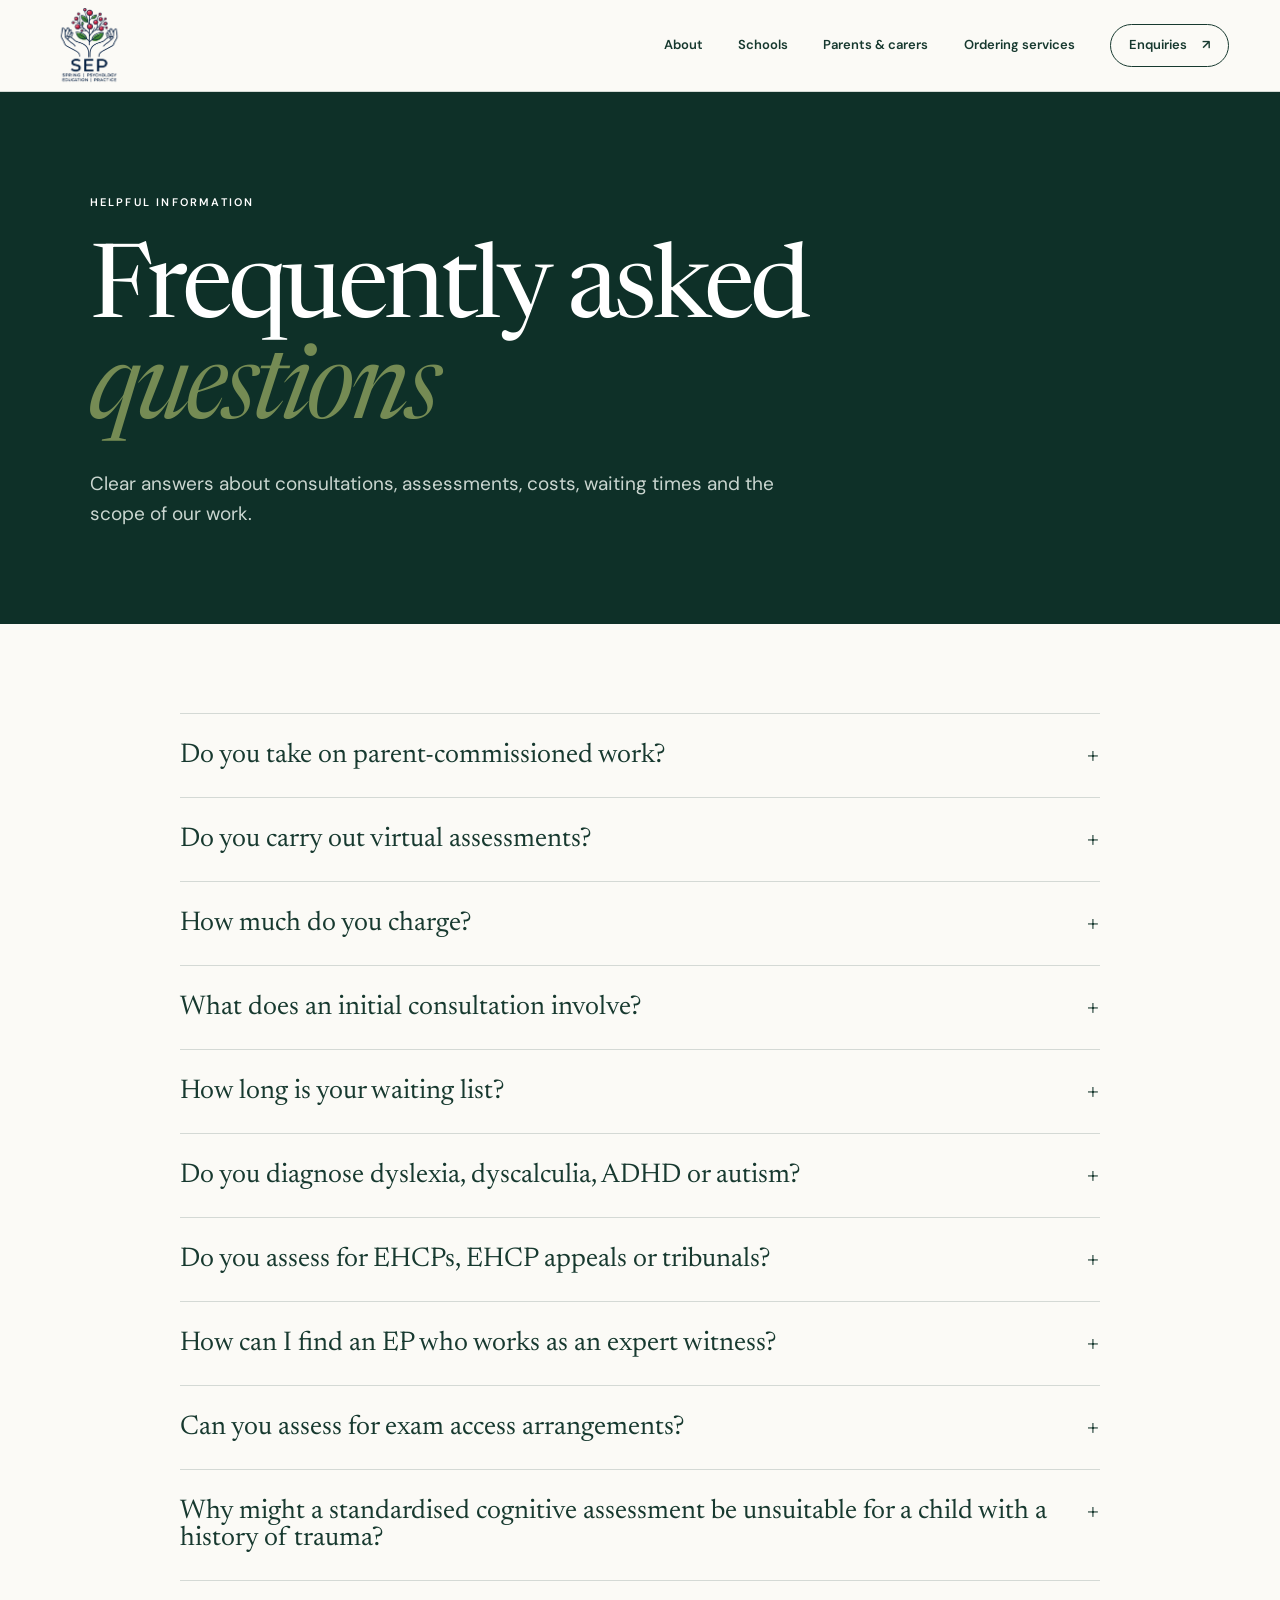
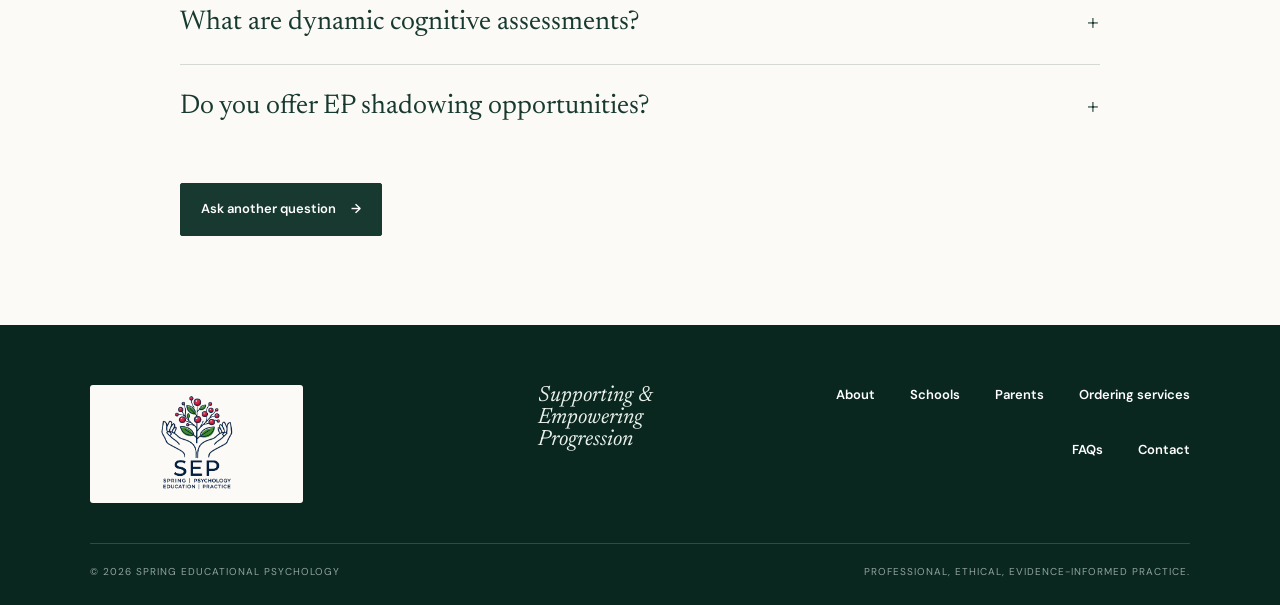
<file: faqs.html>
<!doctype html>
<html lang="en">
<head>
  <meta charset="utf-8">
  <meta name="viewport" content="width=device-width, initial-scale=1">
  <meta name="description" content="Frequently asked questions about assessments and educational psychology support from Spring Educational Psychology.">
  <title>Frequently Asked Questions | Spring Educational Psychology</title>
  <link rel="preconnect" href="https://fonts.googleapis.com">
  <link rel="preconnect" href="https://fonts.gstatic.com" crossorigin>
  <link href="https://fonts.googleapis.com/css2?family=DM+Sans:wght@400;500;600&family=Newsreader:opsz,wght@6..72,400;6..72,500&display=swap" rel="stylesheet">
  <link rel="stylesheet" href="styles.css">
</head>
<body>
  <a class="skip" href="#main">Skip to content</a>
  <header class="site-header">
    <a class="brand" href="index.html" aria-label="Spring Educational Psychology home"><img class="brand-logo" src="assets/spring-educational-psychology-logo.png" alt="SEP — Spring Psychology Education Practice" width="158" height="78"></a>
    <button class="menu-button" aria-expanded="false" aria-controls="site-nav"><span></span><span></span></button>
    <nav id="site-nav" aria-label="Main navigation"><a href="index.html#about">About</a><a href="index.html#schools">Schools</a><a href="index.html#parents">Parents &amp; carers</a><a href="ordering-services.html">Ordering services</a><a class="nav-cta" href="index.html#contact">Enquiries <span>↗</span></a></nav>
  </header>
  <main id="main">
    <section class="page-hero"><p class="eyebrow">Helpful information</p><h1>Frequently asked <em>questions</em></h1><p>Clear answers about consultations, assessments, costs, waiting times and the scope of our work.</p></section>
    <section class="content-page faq-page" aria-label="Frequently asked questions">
      <details><summary>Do you take on parent-commissioned work?<span>+</span></summary><p>Yes, although SEP prioritises school-commissioned work, such as acting as a link EP working directly with schools. This supports equity of access for children and young people and helps ensure that schools are committed to collaborative work that can make a positive difference.</p></details>
      <details><summary>Do you carry out virtual assessments?<span>+</span></summary><p>Our preference is to carry out face-to-face assessments wherever possible. Virtual assessment may be considered in exceptional circumstances, depending on the case.</p></details>
      <details><summary>How much do you charge?<span>+</span></summary><p>Costs depend on the service, what you hope to achieve through EP involvement and the level of support required. These points are discussed and agreed during an initial consultation. Schools can also view our <a href="ordering-services.html">service packages and pricing</a>.</p></details>
      <details><summary>What does an initial consultation involve?<span>+</span></summary><p>Before casework begins, an initial consultation is held with the person making the referral, such as a family member or member of school staff. This provides information about the EP role; gathers an overview of the young person’s strengths and needs; explores what would be helpful; outlines and agrees possible EP involvement; explains costs; answers questions; and maps out the next steps.</p></details>
      <details><summary>How long is your waiting list?<span>+</span></summary><p>This depends on the service required. We can typically offer an initial consultation within one month, consultation-based work within two months and assessment work within three months. Please contact us for current availability and waiting times.</p></details>
      <details><summary>Do you diagnose dyslexia, dyscalculia, ADHD or autism?<span>+</span></summary><p>We do not typically provide a formal diagnosis. Our role focuses on understanding individual strengths and needs, exploring possible explanations for areas of concern and identifying personalised support. Autism, ADHD and dyspraxia diagnoses are medical in nature and must be assessed and confirmed by an appropriate medical practitioner or multidisciplinary team.</p></details>
      <details><summary>Do you assess for EHCPs, EHCP appeals or tribunals?<span>+</span></summary><p>We do not name or recommend specific provisions or types of provision, prepare reports specifically for SEND tribunals, or undertake expert or professional witness work. We are a non-statutory service independent of local authorities.</p></details>
      <details><summary>How can I find an EP who works as an expert witness?<span>+</span></summary><p>Please consult the British Psychological Society, the Association of Child Psychologists in Private Practice or the HCPC register. A legal representative may also be able to direct you to a suitable professional.</p></details>
      <details><summary>Can you assess for exam access arrangements?<span>+</span></summary><p>Schools and SENCOs are typically responsible for assessing whether a student meets the criteria and for applying to the Joint Council for Qualifications (JCQ). Decisions depend on evidence that an adjustment—such as extra time, a reader or a scribe—is the child’s typical way of working. A diagnosis is not required and cannot be used as evidence on its own.</p></details>
      <details><summary>Why might a standardised cognitive assessment be unsuitable for a child with a history of trauma?<span>+</span></summary><p>For children who have experienced developmental trauma, standardised scores can be misleading. Dysregulation may affect access to cognitive skills, meaning low scores could be incorrectly understood as skills deficits. If such assessments are used, their results require careful interpretation through a trauma-informed formulation.</p></details>
      <details><summary>What are dynamic cognitive assessments?<span>+</span></summary><p>Where cognitive assessment is appropriate, we typically use dynamic approaches. These explore cognitive strengths and needs alongside emotional factors that can influence learning, such as anxiety and motivation. They also help identify strategies that support progress.</p></details>
      <details><summary>Do you offer EP shadowing opportunities?<span>+</span></summary><p>We are happy to speak with aspiring EPs and answer questions, but usually cannot offer shadowing because of confidentiality, GDPR and data-protection requirements. Shadowing is not required to become an EP; applicants need to demonstrate that they have actively learned about the role. Information about training is available from the Association of Educational Psychologists and relevant universities.</p></details>
      <a class="button dark back-link" href="index.html#contact">Ask another question <span>→</span></a>
    </section>
  </main>
  <footer><a class="brand footer-brand" href="index.html" aria-label="SEP home"><img class="brand-logo" src="assets/spring-educational-psychology-logo.png" alt="SEP — Spring Psychology Education Practice"></a><p>Supporting &amp; Empowering Progression</p><nav><a href="index.html#about">About</a><a href="index.html#schools">Schools</a><a href="index.html#parents">Parents</a><a href="ordering-services.html">Ordering services</a><a href="faqs.html">FAQs</a><a href="index.html#contact">Contact</a></nav><div class="legal"><span>© <span id="year"></span> Spring Educational Psychology</span><span>Professional, ethical, evidence-informed practice.</span></div></footer>
  <script src="script.js"></script>
</body>
</html>
</file>
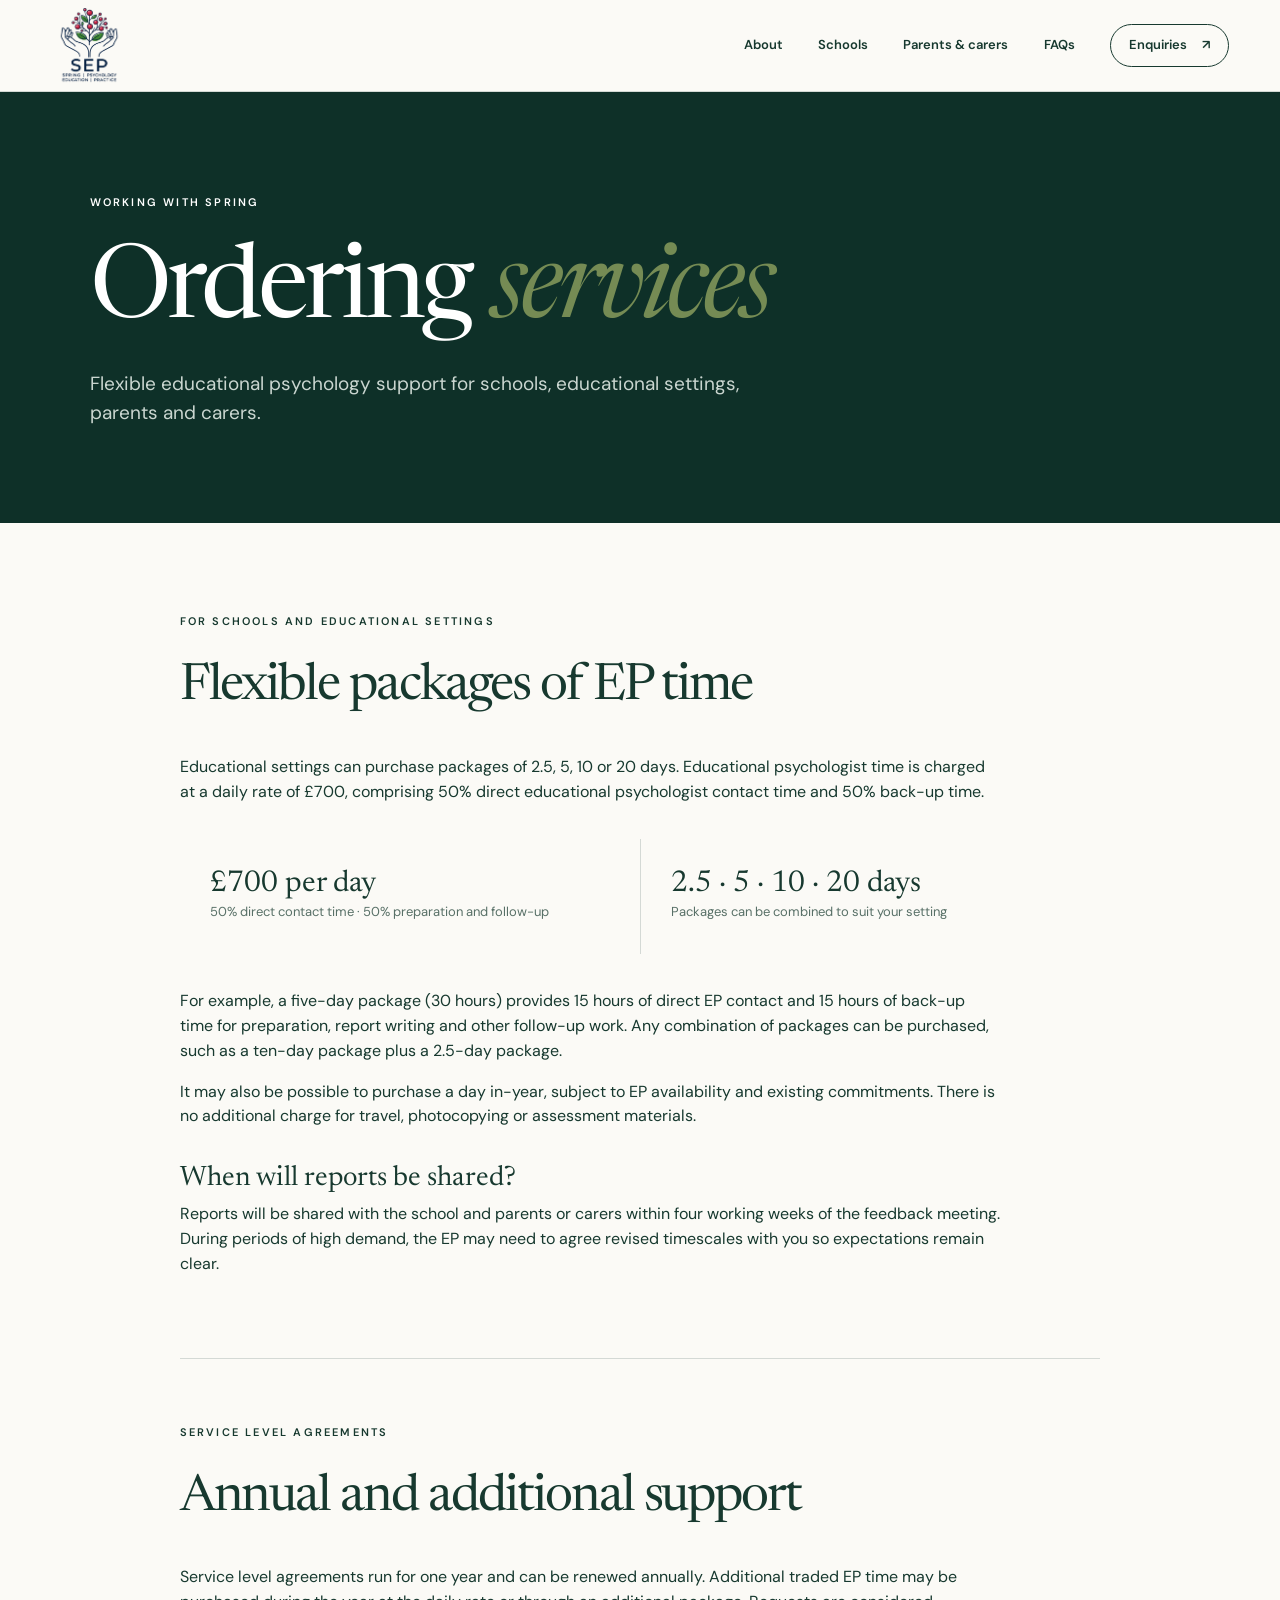
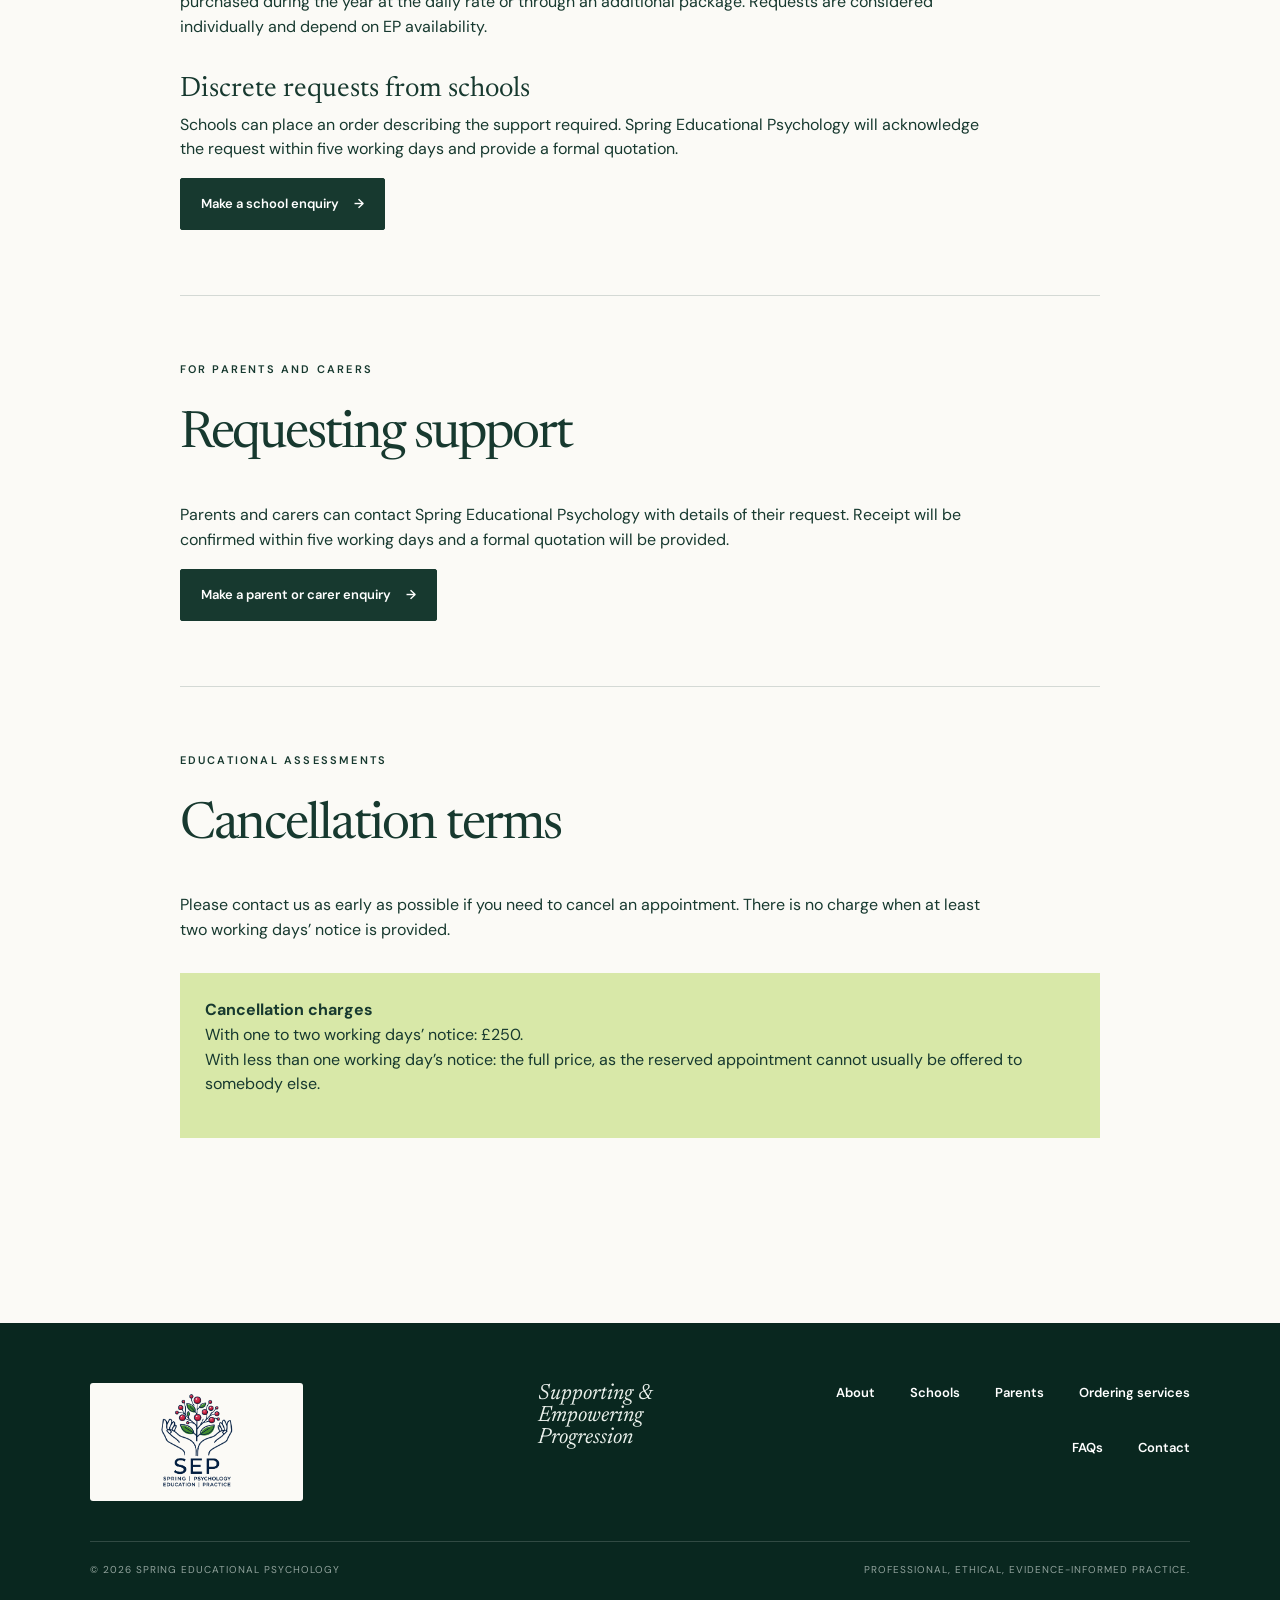
<file: ordering-services.html>
<!doctype html>
<html lang="en">
<head>
  <meta charset="utf-8">
  <meta name="viewport" content="width=device-width, initial-scale=1">
  <meta name="description" content="Educational psychology service packages, ordering information and cancellation terms from Spring Educational Psychology.">
  <title>Ordering Services | Spring Educational Psychology</title>
  <link rel="preconnect" href="https://fonts.googleapis.com">
  <link rel="preconnect" href="https://fonts.gstatic.com" crossorigin>
  <link href="https://fonts.googleapis.com/css2?family=DM+Sans:wght@400;500;600&family=Newsreader:opsz,wght@6..72,400;6..72,500&display=swap" rel="stylesheet">
  <link rel="stylesheet" href="styles.css">
</head>
<body>
  <a class="skip" href="#main">Skip to content</a>
  <header class="site-header">
    <a class="brand" href="index.html" aria-label="Spring Educational Psychology home"><img class="brand-logo" src="assets/spring-educational-psychology-logo.png" alt="SEP — Spring Psychology Education Practice" width="158" height="78"></a>
    <button class="menu-button" aria-expanded="false" aria-controls="site-nav"><span></span><span></span></button>
    <nav id="site-nav" aria-label="Main navigation"><a href="index.html#about">About</a><a href="index.html#schools">Schools</a><a href="index.html#parents">Parents &amp; carers</a><a href="faqs.html">FAQs</a><a class="nav-cta" href="index.html#contact">Enquiries <span>↗</span></a></nav>
  </header>
  <main id="main">
    <section class="page-hero"><p class="eyebrow">Working with Spring</p><h1>Ordering <em>services</em></h1><p>Flexible educational psychology support for schools, educational settings, parents and carers.</p></section>
    <div class="content-page">
      <section class="content-section">
        <p class="eyebrow">For schools and educational settings</p><h2>Flexible packages of EP time</h2>
        <p>Educational settings can purchase packages of 2.5, 5, 10 or 20 days. Educational psychologist time is charged at a daily rate of £700, comprising 50% direct educational psychologist contact time and 50% back-up time.</p>
        <div class="info-grid"><div class="info-card"><strong>£700 per day</strong><span>50% direct contact time · 50% preparation and follow-up</span></div><div class="info-card"><strong>2.5 · 5 · 10 · 20 days</strong><span>Packages can be combined to suit your setting</span></div></div>
        <p>For example, a five-day package (30 hours) provides 15 hours of direct EP contact and 15 hours of back-up time for preparation, report writing and other follow-up work. Any combination of packages can be purchased, such as a ten-day package plus a 2.5-day package.</p>
        <p>It may also be possible to purchase a day in-year, subject to EP availability and existing commitments. There is no additional charge for travel, photocopying or assessment materials.</p>
        <h3>When will reports be shared?</h3><p>Reports will be shared with the school and parents or carers within four working weeks of the feedback meeting. During periods of high demand, the EP may need to agree revised timescales with you so expectations remain clear.</p>
      </section>
      <section class="content-section">
        <p class="eyebrow">Service level agreements</p><h2>Annual and additional support</h2><p>Service level agreements run for one year and can be renewed annually. Additional traded EP time may be purchased during the year at the daily rate or through an additional package. Requests are considered individually and depend on EP availability.</p>
        <h3>Discrete requests from schools</h3><p>Schools can place an order describing the support required. Spring Educational Psychology will acknowledge the request within five working days and provide a formal quotation.</p><a class="button dark" href="index.html#contact">Make a school enquiry <span>→</span></a>
      </section>
      <section class="content-section">
        <p class="eyebrow">For parents and carers</p><h2>Requesting support</h2><p>Parents and carers can contact Spring Educational Psychology with details of their request. Receipt will be confirmed within five working days and a formal quotation will be provided.</p><a class="button dark" href="index.html#contact">Make a parent or carer enquiry <span>→</span></a>
      </section>
      <section class="content-section">
        <p class="eyebrow">Educational assessments</p><h2>Cancellation terms</h2><p>Please contact us as early as possible if you need to cancel an appointment. There is no charge when at least two working days’ notice is provided.</p><div class="notice"><strong>Cancellation charges</strong><p>With one to two working days’ notice: £250.<br>With less than one working day’s notice: the full price, as the reserved appointment cannot usually be offered to somebody else.</p></div>
      </section>
    </div>
  </main>
  <footer><a class="brand footer-brand" href="index.html" aria-label="SEP home"><img class="brand-logo" src="assets/spring-educational-psychology-logo.png" alt="SEP — Spring Psychology Education Practice"></a><p>Supporting &amp; Empowering Progression</p><nav><a href="index.html#about">About</a><a href="index.html#schools">Schools</a><a href="index.html#parents">Parents</a><a href="ordering-services.html">Ordering services</a><a href="faqs.html">FAQs</a><a href="index.html#contact">Contact</a></nav><div class="legal"><span>© <span id="year"></span> Spring Educational Psychology</span><span>Professional, ethical, evidence-informed practice.</span></div></footer>
  <script src="script.js"></script>
</body>
</html>
</file>
<file: styles.css>
:root{--ink:#17392f;--deep:#0e3028;--cream:#f5f1e8;--paper:#fbfaf6;--lime:#d8e8a8;--sage:#9db6a6;--rose:#e9c2b4;--line:rgba(23,57,47,.17)}*{box-sizing:border-box}html{scroll-behavior:smooth}body{margin:0;color:var(--ink);background:var(--paper);font-family:"DM Sans",sans-serif;font-size:16px;line-height:1.55}h1,h2,h3,p{margin-top:0}h1,h2{font-family:"Newsreader",serif;font-weight:400;line-height:.98;letter-spacing:-.04em}h1{font-size:clamp(4rem,8vw,8.5rem)}h2{font-size:clamp(3rem,5.2vw,6rem)}em{font-weight:400;color:#758b54}.skip{position:absolute;left:-999px;top:0;background:#fff;padding:1rem;z-index:99}.skip:focus{left:0}.site-header{height:92px;display:flex;align-items:center;justify-content:space-between;padding:0 4vw;background:rgba(251,250,246,.94);backdrop-filter:blur(12px);position:sticky;top:0;z-index:20;border-bottom:1px solid var(--line)}.brand{display:flex;align-items:center;gap:12px;color:var(--ink);text-decoration:none}.brand strong{display:block;font-family:"Newsreader";font-size:28px;line-height:22px;font-weight:500}.brand small{text-transform:uppercase;letter-spacing:.16em;font-size:8px}.brand-mark{position:relative;width:34px;height:34px;display:block}.brand-mark i{position:absolute;width:17px;height:26px;background:var(--ink);border-radius:100% 0 100% 0;transform-origin:bottom right}.brand-mark i:nth-child(1){left:1px;top:1px;transform:rotate(-23deg)}.brand-mark i:nth-child(2){right:1px;top:1px;transform:rotate(68deg)}.brand-mark i:nth-child(3){left:9px;bottom:-3px;transform:rotate(23deg) scale(.65)}nav{display:flex;align-items:center;gap:2.2rem}nav a{font-size:13px;font-weight:600;text-decoration:none;color:var(--ink)}.nav-cta{border:1px solid var(--ink);border-radius:50px;padding:10px 18px}.nav-cta span,.button span,.text-link span,.card-link span{margin-left:12px}.menu-button{display:none}.hero{min-height:calc(100vh - 92px);position:relative;display:grid;grid-template-columns:48% 52%;overflow:hidden}.hero-art{background:#d4dfc7;position:relative;min-height:680px}.photo-frame{position:absolute;width:62%;height:68%;left:21%;top:14%;border-radius:49% 49% 8px 8px;overflow:hidden;z-index:2}.photo-frame img,.portrait img{width:100%;height:100%;object-fit:cover}.sun{position:absolute;width:45%;aspect-ratio:1;border-radius:50%;background:#eff2ce;left:3%;top:6%}.leaf{position:absolute;background:var(--ink);opacity:.83;border-radius:100% 0 100% 0;z-index:3}.leaf-a{width:105px;height:175px;right:5%;top:5%;transform:rotate(20deg)}.leaf-b{width:80px;height:135px;left:5%;bottom:6%;transform:rotate(190deg)}.leaf-c{width:55px;height:90px;right:9%;bottom:20%;transform:rotate(100deg)}.image-note{display:none}.hero-copy{display:flex;flex-direction:column;justify-content:center;padding:7vw 7vw 6vw 8vw}.eyebrow{text-transform:uppercase;letter-spacing:.2em;font-size:11px;font-weight:600;margin-bottom:2rem}.hero h1{margin:.1em 0 .25em}.hero-lead{font-family:"Newsreader";font-size:clamp(1.25rem,1.7vw,1.7rem);line-height:1.4;max-width:610px}.hero-actions{display:flex;gap:10px;margin-top:1.7rem;flex-wrap:wrap}.button{border:1px solid var(--ink);border-radius:2px;padding:15px 20px;display:inline-block;text-decoration:none;font-weight:600;font-size:13px;cursor:pointer}.button.dark{background:var(--ink);color:#fff}.button.light{background:transparent;color:var(--ink)}.location{font-size:11px;text-transform:uppercase;letter-spacing:.12em;margin-top:3rem}.scroll-note{position:absolute;bottom:22px;left:calc(48% + 4vw);font-size:10px;text-transform:uppercase;letter-spacing:.15em}.scroll-note span{margin-left:1rem}.section{padding:9vw 7vw}.intro{display:grid;grid-template-columns:25% 75%;background:var(--paper)}.section-label{text-transform:uppercase;font-size:11px;letter-spacing:.15em}.section-label span{border:1px solid var(--line);border-radius:50%;padding:8px;margin-right:10px}.intro h2{margin-bottom:4rem}.columns{display:grid;grid-template-columns:1fr 1fr;gap:7vw;font-size:18px}.columns p{margin:0}.principles{display:grid;grid-template-columns:45% 55%;background:var(--deep);color:#f7f1e7}.principle-feature{padding-right:8vw;display:flex;flex-direction:column;justify-content:center}.principle-feature h2{font-size:clamp(3rem,4.6vw,5rem)}.principle-feature p{max-width:440px;color:#cad6d0}.text-link{display:inline-block;margin-top:1rem;color:inherit;text-decoration:none;font-size:13px;font-weight:600;border-bottom:1px solid currentColor;padding-bottom:5px;width:max-content}.biography-link{font-size:15px;margin-top:1.2rem}.principle-list article{border-top:1px solid rgba(255,255,255,.18);display:grid;grid-template-columns:60px 1fr;padding:25px 0}.principle-list b{font-size:11px;color:#aebbad}.principle-list h3{font-family:"Newsreader";font-size:28px;font-weight:400;margin-bottom:5px}.principle-list p{color:#adbbb5;margin:0;max-width:540px}.meet{display:grid;grid-template-columns:46% 54%;gap:8vw;align-items:center;background:#eee9de}.portrait{height:700px;position:relative}.portrait img{filter:saturate(.75)}.portrait-tag{position:absolute;right:-25px;bottom:40px;background:var(--lime);padding:18px 22px;text-transform:uppercase;letter-spacing:.12em;font-size:11px}.meet-copy p:not(.eyebrow){font-size:18px;max-width:650px}.credentials{border-top:1px solid var(--line);border-bottom:1px solid var(--line);padding:22px 0;margin:35px 0;display:flex;justify-content:space-between;gap:20px}.credentials strong{font-family:"Newsreader";font-size:24px}.credentials i{color:#8ca15d;font-style:normal}.credentials span{font-size:12px;text-align:right}.audiences{background:var(--paper)}.audience-heading{display:flex;justify-content:space-between;align-items:start}.audience-heading h2{text-align:right;max-width:760px}.audience-grid{display:grid;grid-template-columns:1fr 1fr;gap:16px}.audience-card{min-height:570px;padding:36px;display:flex;flex-direction:column;justify-content:space-between}.school-card{background:var(--lime)}.parent-card{background:var(--rose)}.card-number{font-size:11px;text-transform:uppercase;letter-spacing:.16em}.audience-card h3{font-family:"Newsreader";font-weight:400;font-size:clamp(2.4rem,3.4vw,4rem);line-height:1.02}.audience-card p{max-width:530px}.card-link{border:0;border-top:1px solid var(--ink);background:none;width:100%;padding:20px 0 0;text-align:left;font:600 13px "DM Sans";cursor:pointer}.card-link span{float:right}.motto{background:var(--deep);color:white;text-align:center}.motto div{display:flex;flex-direction:column;font-family:"Newsreader";font-size:clamp(4.5rem,10vw,11rem);line-height:.75;letter-spacing:-.05em}.motto div span:nth-child(2){font-style:italic;color:#d5e6a2}.motto p{margin:6rem 0 0;color:#c6d3ce}.process{background:#f0eee7}.process-heading{display:flex;justify-content:space-between}.process-heading h2{text-align:right}.steps{display:grid;grid-template-columns:repeat(4,1fr);border-top:1px solid var(--line);margin-top:4rem}.steps article{padding:35px 30px 35px 0;border-right:1px solid var(--line);min-height:230px}.steps article+article{padding-left:30px}.steps b{font-size:11px}.steps h3{font:400 31px "Newsreader";margin-top:45px;margin-bottom:7px}.steps p{font-size:14px;color:#456258}.process-note{text-align:center;font-family:"Newsreader";font-size:23px;margin:5rem auto 0;max-width:1000px}.process-note strong{white-space:nowrap}.faq{display:grid;grid-template-columns:35% 65%;gap:7vw}.faq h2{font-size:clamp(3.4rem,4.8vw,5.5rem)}details{border-top:1px solid var(--line);padding:24px 0}details:last-child{border-bottom:1px solid var(--line)}summary{list-style:none;cursor:pointer;font:400 24px "Newsreader";display:flex;justify-content:space-between}summary::-webkit-details-marker{display:none}details p{max-width:700px;color:#51675f;padding:15px 45px 0 0;margin:0}details[open] summary span{transform:rotate(45deg)}summary span{transition:.2s}.contact{display:grid;grid-template-columns:1fr 1fr;gap:9vw;background:var(--lime)}.contact-copy>p:not(.eyebrow){max-width:520px}.contact-meta{display:flex;gap:30px;margin-top:3rem;font-size:10px;text-transform:uppercase;letter-spacing:.12em}form{background:var(--paper);padding:40px}label{display:block;font-size:11px;text-transform:uppercase;letter-spacing:.12em;margin-bottom:22px}input,select,textarea{width:100%;border:0;border-bottom:1px solid var(--line);background:transparent;padding:10px 0;color:var(--ink);font:15px "DM Sans";margin-top:5px;outline:none;border-radius:0}textarea{resize:vertical}input:focus,select:focus,textarea:focus{border-color:var(--ink)}.form-status{font-size:13px;margin:12px 0 0}footer{background:#09271f;color:#eaf0eb;padding:60px 7vw 25px;display:grid;grid-template-columns:2fr 1fr 2fr;gap:40px;align-items:start}.footer-brand{color:white}.footer-brand .brand-mark i{background:white}footer>p{font:italic 22px "Newsreader"}footer nav{justify-content:flex-end;flex-wrap:wrap}footer nav a{color:white}.legal{grid-column:1/-1;border-top:1px solid rgba(255,255,255,.16);padding-top:20px;display:flex;justify-content:space-between;font-size:10px;text-transform:uppercase;letter-spacing:.1em;color:#92a39d}dialog{width:min(900px,calc(100% - 30px));max-height:90vh;overflow:auto;border:0;padding:60px;background:var(--paper);color:var(--ink);box-shadow:0 30px 90px rgba(0,0,0,.3)}dialog::backdrop{background:rgba(7,30,24,.72);backdrop-filter:blur(5px)}dialog h2{font-size:clamp(2.8rem,5vw,5rem)}.dialog-close{position:absolute;right:22px;top:15px;border:0;background:none;font-size:32px;color:var(--ink);cursor:pointer}.dialog-grid{display:grid;grid-template-columns:1fr 1fr;gap:1px;background:var(--line);margin:30px 0}.dialog-grid article{background:var(--paper);padding:20px}.dialog-grid h3{font:400 22px "Newsreader";margin-bottom:5px}.dialog-grid p{font-size:13px;margin:0}.package{background:var(--lime);padding:25px;margin-bottom:25px;display:flex;flex-direction:column}.package span,.package small{text-transform:uppercase;letter-spacing:.1em;font-size:10px}.package strong{font:400 35px "Newsreader"}.dialog-steps{display:grid;grid-template-columns:1fr 1fr;gap:1px;background:var(--line);padding:0;margin:30px 0;list-style:none}.dialog-steps li{background:var(--paper);padding:18px}.dialog-steps b{display:inline-grid;place-items:center;background:var(--lime);border-radius:50%;width:27px;height:27px;margin-right:10px}.reassurance{border-left:4px solid var(--rose);padding:15px 20px;margin-bottom:25px}.reassurance p{margin:5px 0}
@media(max-width:800px){.site-header{height:74px}.menu-button{display:block;border:0;background:none;width:40px;height:40px}.menu-button span{display:block;height:1px;background:var(--ink);margin:8px}.site-header nav{display:none;position:absolute;top:74px;left:0;right:0;background:var(--paper);padding:25px;flex-direction:column;align-items:stretch}.site-header nav.open{display:flex}.hero{grid-template-columns:1fr}.hero-art{min-height:60vh}.hero-copy{padding:70px 7vw}.hero h1{font-size:clamp(4rem,19vw,7rem)}.scroll-note{display:none}.intro,.principles,.meet,.faq,.contact{grid-template-columns:1fr}.intro{gap:50px}.columns{grid-template-columns:1fr}.principles{gap:60px}.portrait{height:500px}.meet-copy{padding-top:20px}.audience-heading,.process-heading{display:block}.audience-heading h2,.process-heading h2{text-align:left}.audience-grid{grid-template-columns:1fr}.audience-card{min-height:480px}.steps{grid-template-columns:1fr 1fr}.steps article:nth-child(2){border-right:0}.motto div{font-size:20vw}.faq{gap:60px}.contact-meta{flex-direction:column;gap:8px}footer{grid-template-columns:1fr}footer nav{justify-content:flex-start}.legal{grid-column:auto;flex-direction:column;gap:8px}dialog{padding:45px 24px}.dialog-grid{grid-template-columns:1fr}}
@media(max-width:500px){.section{padding:80px 6vw}.hero-actions .button{width:100%}.photo-frame{width:76%;left:12%}.credentials{flex-direction:column}.credentials span{text-align:left}.steps{grid-template-columns:1fr}.steps article,.steps article+article{border-right:0;padding:25px 0;border-bottom:1px solid var(--line);min-height:0}.steps h3{margin-top:18px}.contact form{padding:25px}.dialog-steps{grid-template-columns:1fr}}
@media(prefers-reduced-motion:reduce){html{scroll-behavior:auto}*{transition:none!important}}

/* Primary brand artwork */
.brand-logo{display:block;width:158px;height:78px;max-width:100%;object-fit:contain}.site-header .brand{height:100%;max-width:158px;overflow:hidden}.site-header .brand-logo{object-position:left center}.footer-brand{width:213px;max-width:100%;background:var(--paper);border-radius:3px;padding:10px 14px;overflow:hidden}.footer-brand .brand-logo{width:185px;height:98px}@media(max-width:800px){.site-header .brand{max-width:128px}.site-header .brand-logo{width:128px;height:62px}}

/* Professional credentials */
.professional-standards{padding:52px 7vw;background:var(--paper);border-top:1px solid var(--line)}.professional-standards>.eyebrow{text-align:center;margin-bottom:28px}.professional-labels{display:grid;grid-template-columns:repeat(3,1fr);max-width:1100px;margin:0 auto;border:1px solid var(--line)}.professional-label{min-height:120px;padding:24px 28px;display:grid;grid-template-columns:34px 1fr;align-content:center;border-right:1px solid var(--line)}.professional-label:last-child{border-right:0}.professional-label>span{grid-row:1/3;display:grid;place-items:center;align-self:center;width:24px;height:24px;border-radius:50%;background:var(--lime);font-size:12px}.professional-label strong{font:400 23px "Newsreader";line-height:1.15}.professional-label small{margin-top:5px;color:#587067;font-size:10px;text-transform:uppercase;letter-spacing:.12em}@media(max-width:800px){.professional-labels{grid-template-columns:1fr}.professional-label{border-right:0;border-bottom:1px solid var(--line)}.professional-label:last-child{border-bottom:0}}

/* Rebecca biography */
.biography-link{border-left:0;border-right:0;border-top:0;background:transparent;padding-left:0;padding-right:0;font-family:inherit;cursor:pointer}.biography-copy{margin:30px 0}.biography-copy h3{font:400 30px "Newsreader";margin:35px 0 15px}.qualification-list{padding:0;margin:0;list-style:none;border-top:1px solid var(--line)}.qualification-list li{padding:12px 0;border-bottom:1px solid var(--line)}

/* Information pages */
.page-hero{padding:8vw 7vw 6vw;background:var(--deep);color:#fff}.page-hero h1{max-width:1000px;margin-bottom:25px}.page-hero>p:last-child{max-width:700px;color:#cad6d0;font-size:19px}.content-page{max-width:1100px;margin:0 auto;padding:7vw}.content-section{padding:0 0 65px;margin-bottom:65px;border-bottom:1px solid var(--line)}.content-section:last-child{border-bottom:0;margin-bottom:0}.content-section h2{font-size:clamp(2.6rem,4vw,4.5rem)}.content-section h3{font:400 28px "Newsreader";margin:35px 0 10px}.content-section p,.content-section li{max-width:820px}.info-grid{display:grid;grid-template-columns:repeat(2,1fr);gap:1px;background:var(--line);margin:35px 0}.info-card{background:var(--paper);padding:30px}.info-card strong{display:block;font:400 30px "Newsreader"}.info-card span{font-size:13px;color:#587067}.notice{padding:25px;background:var(--lime);margin:30px 0}.faq-page details{padding:28px 0}.faq-page summary{font-size:27px}.back-link{margin-top:35px}@media(max-width:700px){.page-hero{padding:70px 7vw}.content-page{padding:70px 7vw}.info-grid{grid-template-columns:1fr}}
</file>
